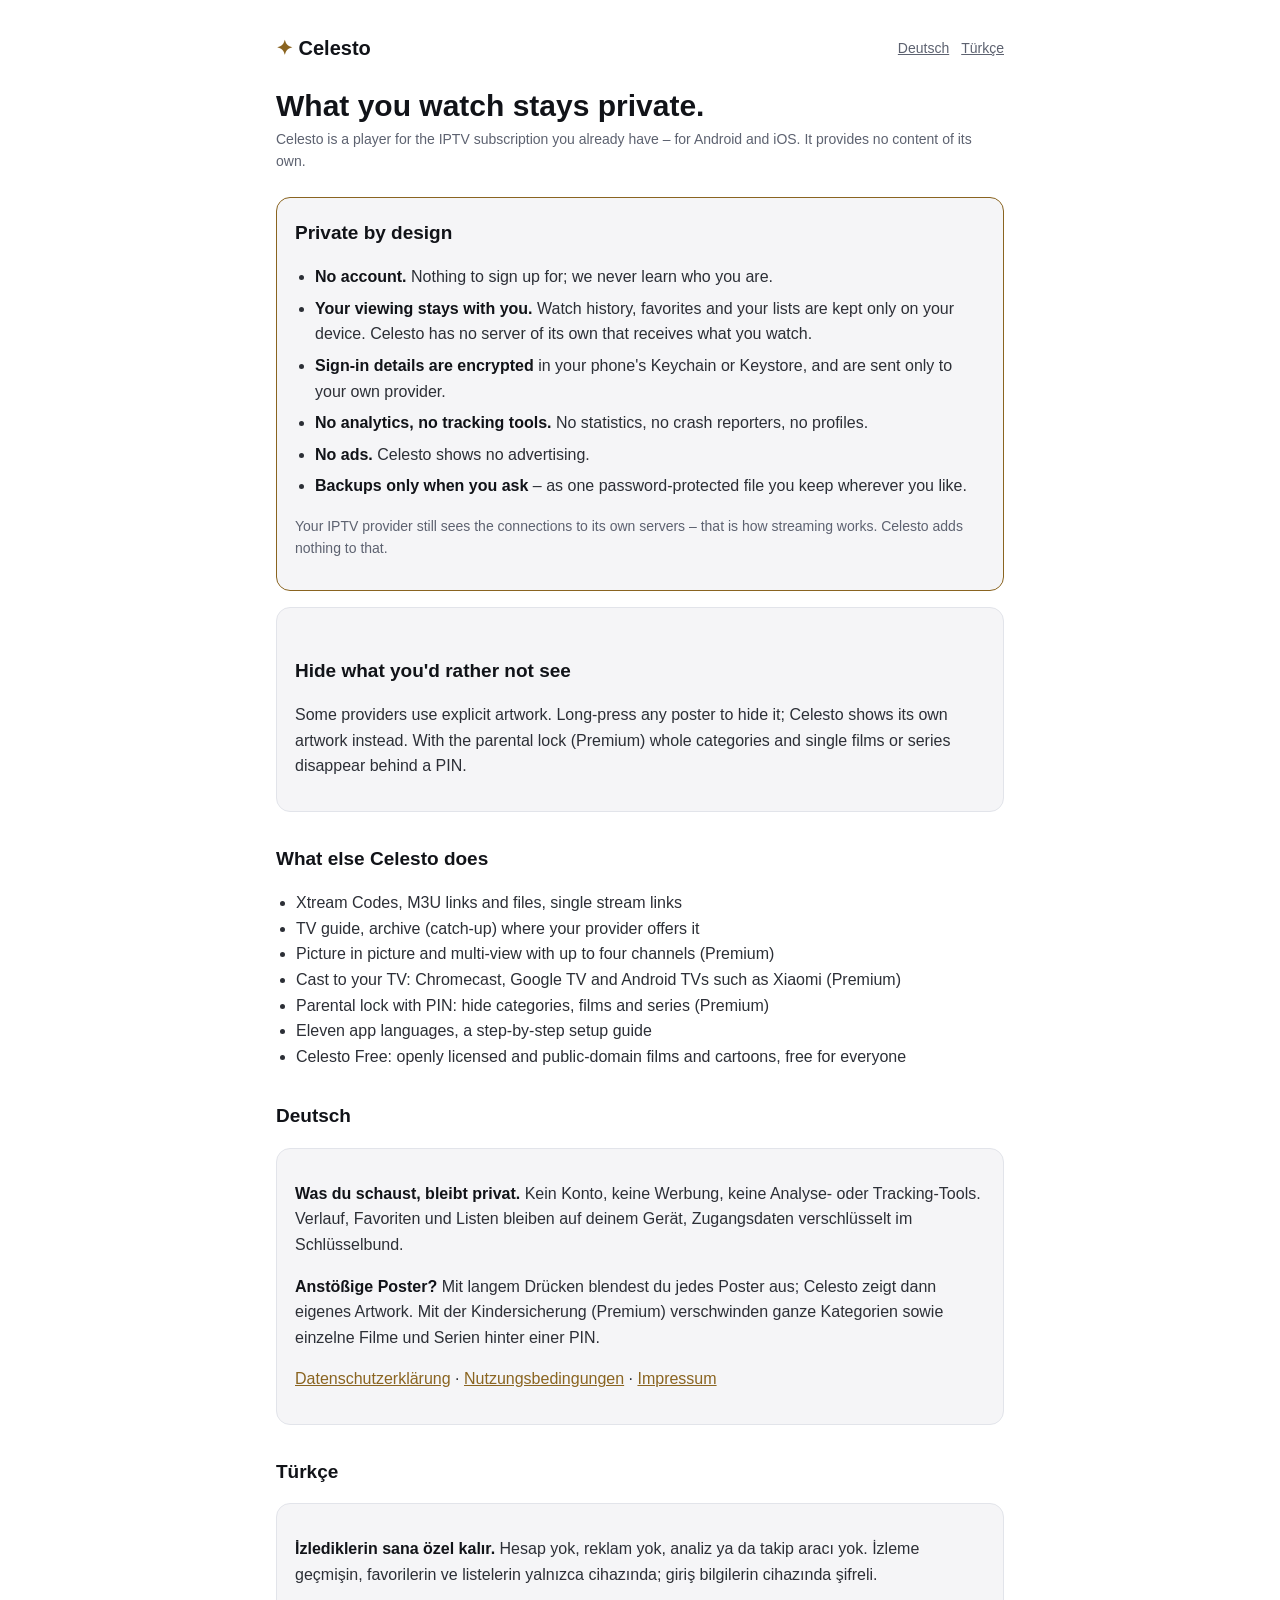
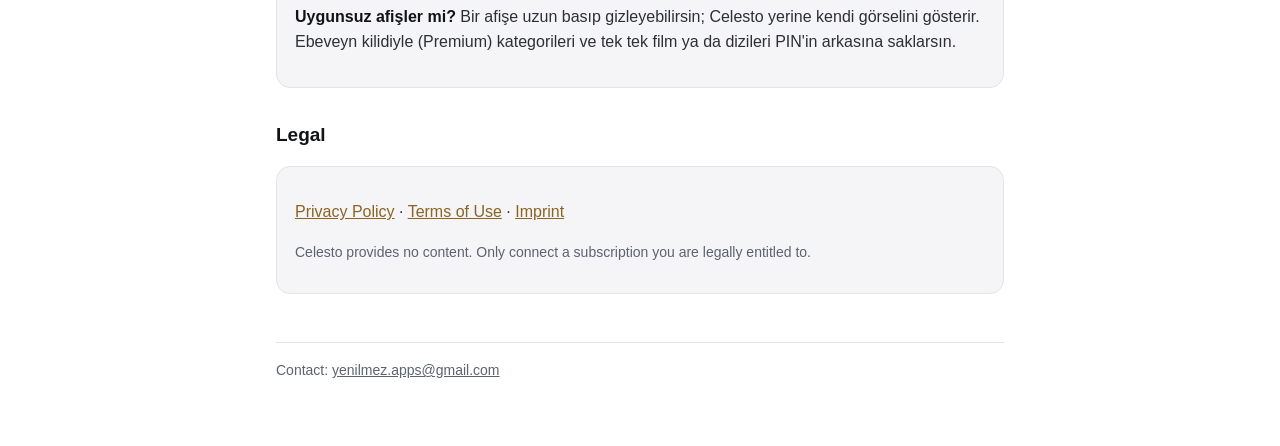
<file: index.html>
<!doctype html>
<html lang="en">
<head>
<meta charset="utf-8">
<meta name="viewport" content="width=device-width, initial-scale=1">
<title>Celesto – IPTV player that keeps what you watch on your phone</title>
<meta name="description" content="Celesto is a privacy-friendly IPTV player for Android and iOS. No account, no tracking of what you watch: your lists, history and sign-in details stay encrypted on your device.">
<link rel="stylesheet" href="style.css">
</head>
<body>
<main>
<header>
  <a class="brand" href="index.html"><span>✦</span> Celesto</a>
  <nav><a href="#deutsch">Deutsch</a><a href="#turkce">Türkçe</a></nav>
</header>

<h1>What you watch stays private.</h1>
<p class="updated">Celesto is a player for the IPTV subscription you already have – for Android and iOS. It provides no content of its own.</p>

<div class="card promise">
  <h2>Private by design</h2>
  <ul>
    <li><strong>No account.</strong> Nothing to sign up for; we never learn who you are.</li>
    <li><strong>Your viewing stays with you.</strong> Watch history, favorites and your lists are kept only on your device. Celesto has no server of its own that receives what you watch.</li>
    <li><strong>Sign-in details are encrypted</strong> in your phone's Keychain or Keystore, and are sent only to your own provider.</li>
    <li><strong>No analytics, no tracking tools.</strong> No statistics, no crash reporters, no profiles.</li>
    <li><strong>No ads.</strong> Celesto shows no advertising.</li>
    <li><strong>Backups only when you ask</strong> – as one password-protected file you keep wherever you like.</li>
  </ul>
  <p class="note">Your IPTV provider still sees the connections to its own servers – that is how streaming works. Celesto adds nothing to that.</p>
</div>

<div class="card">
  <h2>Hide what you'd rather not see</h2>
  <p>Some providers use explicit artwork. Long-press any poster to hide it; Celesto shows its own artwork instead. With the parental lock (Premium) whole categories and single films or series disappear behind a PIN.</p>
</div>

<h2>What else Celesto does</h2>
<ul>
  <li>Xtream Codes, M3U links and files, single stream links</li>
  <li>TV guide, archive (catch-up) where your provider offers it</li>
  <li>Picture in picture and multi-view with up to four channels (Premium)</li>
  <li>Cast to your TV: Chromecast, Google TV and Android TVs such as Xiaomi (Premium)</li>
  <li>Parental lock with PIN: hide categories, films and series (Premium)</li>
  <li>Eleven app languages, a step-by-step setup guide</li>
  <li>Celesto Free: openly licensed and public-domain films and cartoons, free for everyone</li>
</ul>

<h2 id="deutsch">Deutsch</h2>
<div class="card">
  <p><strong>Was du schaust, bleibt privat.</strong> Kein Konto, keine Werbung, keine Analyse- oder Tracking-Tools. Verlauf, Favoriten und Listen bleiben auf deinem Gerät, Zugangsdaten verschlüsselt im Schlüsselbund.</p>
  <p><strong>Anstößige Poster?</strong> Mit langem Drücken blendest du jedes Poster aus; Celesto zeigt dann eigenes Artwork. Mit der Kindersicherung (Premium) verschwinden ganze Kategorien sowie einzelne Filme und Serien hinter einer PIN.</p>
  <p><a href="de/datenschutz.html">Datenschutzerklärung</a> · <a href="de/nutzungsbedingungen.html">Nutzungsbedingungen</a> · <a href="de/impressum.html">Impressum</a></p>
</div>

<h2 id="turkce">Türkçe</h2>
<div class="card">
  <p><strong>İzlediklerin sana özel kalır.</strong> Hesap yok, reklam yok, analiz ya da takip aracı yok. İzleme geçmişin, favorilerin ve listelerin yalnızca cihazında; giriş bilgilerin cihazında şifreli.</p>
  <p><strong>Uygunsuz afişler mi?</strong> Bir afişe uzun basıp gizleyebilirsin; Celesto yerine kendi görselini gösterir. Ebeveyn kilidiyle (Premium) kategorileri ve tek tek film ya da dizileri PIN'in arkasına saklarsın.</p>
</div>

<h2>Legal</h2>
<div class="card">
  <p><a href="en/privacy.html">Privacy Policy</a> · <a href="en/terms.html">Terms of Use</a> · <a href="en/imprint.html">Imprint</a></p>
  <p class="note">Celesto provides no content. Only connect a subscription you are legally entitled to.</p>
</div>

<footer>Contact: <a href="mailto:yenilmez.apps@gmail.com">yenilmez.apps@gmail.com</a></footer>
</main>
</body>
</html>
</file>
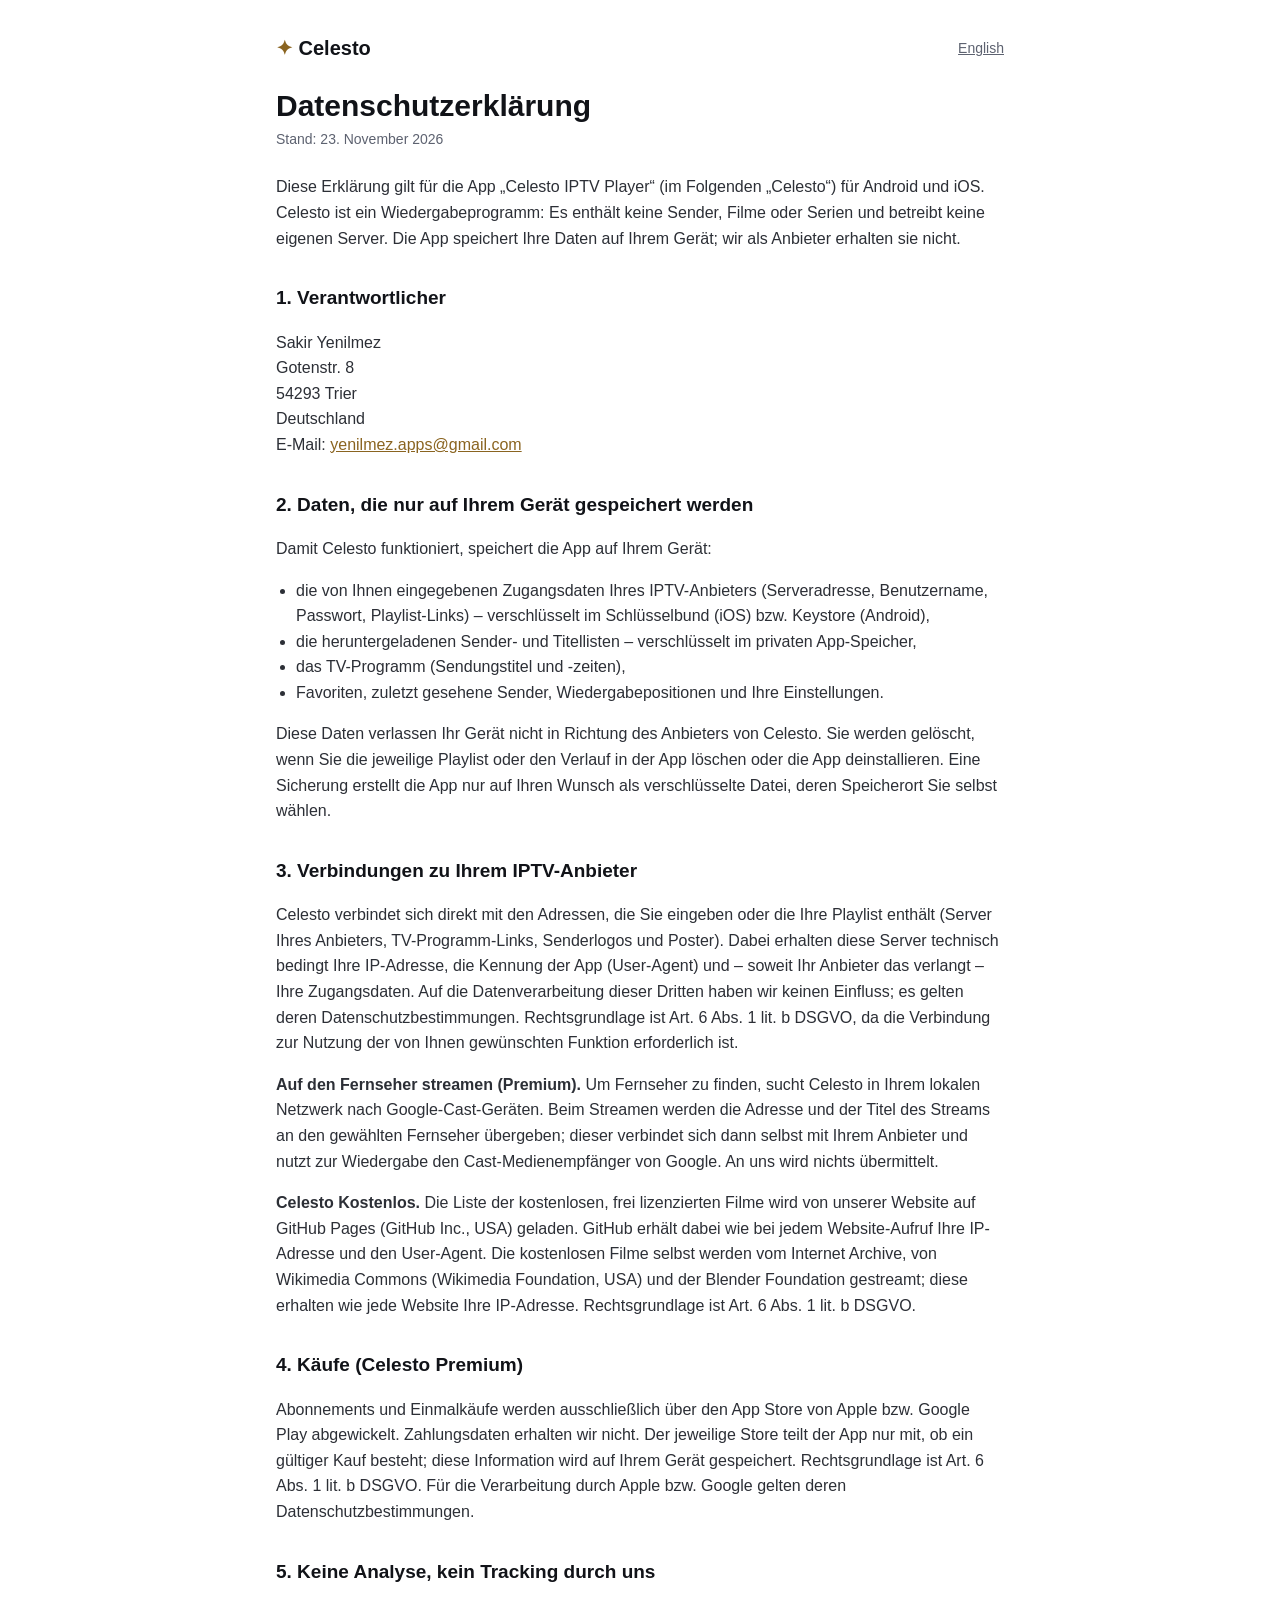
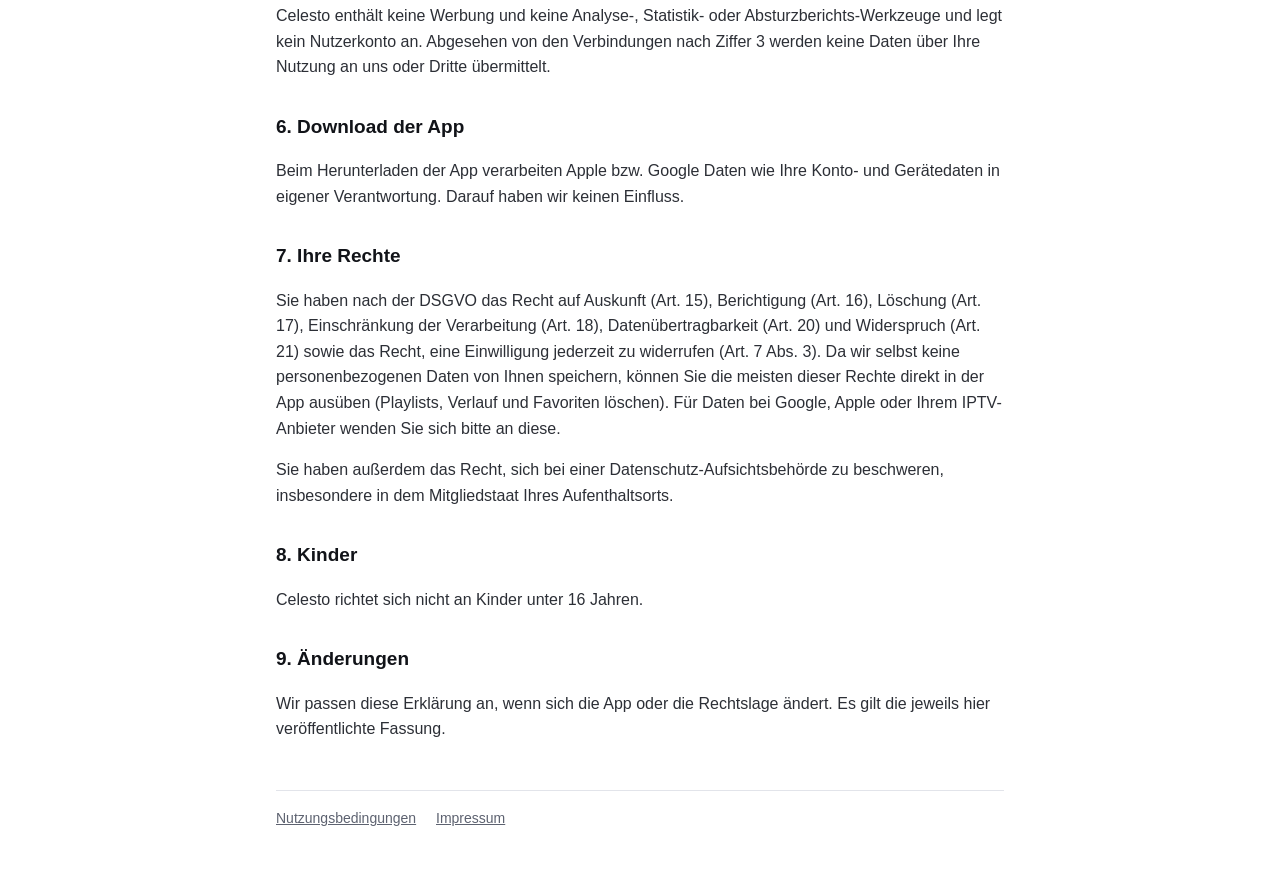
<file: de/datenschutz.html>
<!doctype html>
<html lang="de">
<head>
<meta charset="utf-8">
<meta name="viewport" content="width=device-width, initial-scale=1">
<title>Datenschutzerklärung – Celesto</title>
<link rel="stylesheet" href="../style.css">
</head>
<body>
<main>
<header>
  <a class="brand" href="../index.html"><span>✦</span> Celesto</a>
  <nav><a href="../en/privacy.html" hreflang="en">English</a></nav>
</header>

<h1>Datenschutzerklärung</h1>
<p class="updated">Stand: 23. November 2026</p>

<p>Diese Erklärung gilt für die App „Celesto IPTV Player“ (im Folgenden „Celesto“) für Android und iOS. Celesto ist ein Wiedergabeprogramm: Es enthält keine Sender, Filme oder Serien und betreibt keine eigenen Server. Die App speichert Ihre Daten auf Ihrem Gerät; wir als Anbieter erhalten sie nicht.</p>

<h2>1. Verantwortlicher</h2>
<p>Sakir Yenilmez<br>
Gotenstr. 8<br>
54293 Trier<br>
Deutschland<br>
E-Mail: <a href="mailto:yenilmez.apps@gmail.com">yenilmez.apps@gmail.com</a></p>

<h2>2. Daten, die nur auf Ihrem Gerät gespeichert werden</h2>
<p>Damit Celesto funktioniert, speichert die App auf Ihrem Gerät:</p>
<ul>
  <li>die von Ihnen eingegebenen Zugangsdaten Ihres IPTV-Anbieters (Serveradresse, Benutzername, Passwort, Playlist-Links) – verschlüsselt im Schlüsselbund (iOS) bzw. Keystore (Android),</li>
  <li>die heruntergeladenen Sender- und Titellisten – verschlüsselt im privaten App-Speicher,</li>
  <li>das TV-Programm (Sendungstitel und -zeiten),</li>
  <li>Favoriten, zuletzt gesehene Sender, Wiedergabepositionen und Ihre Einstellungen.</li>
</ul>
<p>Diese Daten verlassen Ihr Gerät nicht in Richtung des Anbieters von Celesto. Sie werden gelöscht, wenn Sie die jeweilige Playlist oder den Verlauf in der App löschen oder die App deinstallieren. Eine Sicherung erstellt die App nur auf Ihren Wunsch als verschlüsselte Datei, deren Speicherort Sie selbst wählen.</p>

<h2>3. Verbindungen zu Ihrem IPTV-Anbieter</h2>
<p>Celesto verbindet sich direkt mit den Adressen, die Sie eingeben oder die Ihre Playlist enthält (Server Ihres Anbieters, TV-Programm-Links, Senderlogos und Poster). Dabei erhalten diese Server technisch bedingt Ihre IP-Adresse, die Kennung der App (User-Agent) und – soweit Ihr Anbieter das verlangt – Ihre Zugangsdaten. Auf die Datenverarbeitung dieser Dritten haben wir keinen Einfluss; es gelten deren Datenschutzbestimmungen. Rechtsgrundlage ist Art. 6 Abs. 1 lit. b DSGVO, da die Verbindung zur Nutzung der von Ihnen gewünschten Funktion erforderlich ist.</p>
<p><strong>Auf den Fernseher streamen (Premium).</strong> Um Fernseher zu finden, sucht Celesto in Ihrem lokalen Netzwerk nach Google-Cast-Geräten. Beim Streamen werden die Adresse und der Titel des Streams an den gewählten Fernseher übergeben; dieser verbindet sich dann selbst mit Ihrem Anbieter und nutzt zur Wiedergabe den Cast-Medienempfänger von Google. An uns wird nichts übermittelt.</p>
<p><strong>Celesto Kostenlos.</strong> Die Liste der kostenlosen, frei lizenzierten Filme wird von unserer Website auf GitHub Pages (GitHub Inc., USA) geladen. GitHub erhält dabei wie bei jedem Website-Aufruf Ihre IP-Adresse und den User-Agent. Die kostenlosen Filme selbst werden vom Internet Archive, von Wikimedia Commons (Wikimedia Foundation, USA) und der Blender Foundation gestreamt; diese erhalten wie jede Website Ihre IP-Adresse. Rechtsgrundlage ist Art. 6 Abs. 1 lit. b DSGVO.</p>

<h2>4. Käufe (Celesto Premium)</h2>
<p>Abonnements und Einmalkäufe werden ausschließlich über den App Store von Apple bzw. Google Play abgewickelt. Zahlungsdaten erhalten wir nicht. Der jeweilige Store teilt der App nur mit, ob ein gültiger Kauf besteht; diese Information wird auf Ihrem Gerät gespeichert. Rechtsgrundlage ist Art. 6 Abs. 1 lit. b DSGVO. Für die Verarbeitung durch Apple bzw. Google gelten deren Datenschutzbestimmungen.</p>

<h2>5. Keine Analyse, kein Tracking durch uns</h2>
<p>Celesto enthält keine Werbung und keine Analyse-, Statistik- oder Absturzberichts-Werkzeuge und legt kein Nutzerkonto an. Abgesehen von den Verbindungen nach Ziffer 3 werden keine Daten über Ihre Nutzung an uns oder Dritte übermittelt.</p>

<h2>6. Download der App</h2>
<p>Beim Herunterladen der App verarbeiten Apple bzw. Google Daten wie Ihre Konto- und Gerätedaten in eigener Verantwortung. Darauf haben wir keinen Einfluss.</p>

<h2>7. Ihre Rechte</h2>
<p>Sie haben nach der DSGVO das Recht auf Auskunft (Art. 15), Berichtigung (Art. 16), Löschung (Art. 17), Einschränkung der Verarbeitung (Art. 18), Datenübertragbarkeit (Art. 20) und Widerspruch (Art. 21) sowie das Recht, eine Einwilligung jederzeit zu widerrufen (Art. 7 Abs. 3). Da wir selbst keine personenbezogenen Daten von Ihnen speichern, können Sie die meisten dieser Rechte direkt in der App ausüben (Playlists, Verlauf und Favoriten löschen). Für Daten bei Google, Apple oder Ihrem IPTV-Anbieter wenden Sie sich bitte an diese.</p>
<p>Sie haben außerdem das Recht, sich bei einer Datenschutz-Aufsichtsbehörde zu beschweren, insbesondere in dem Mitgliedstaat Ihres Aufenthaltsorts.</p>

<h2>8. Kinder</h2>
<p>Celesto richtet sich nicht an Kinder unter 16 Jahren.</p>

<h2>9. Änderungen</h2>
<p>Wir passen diese Erklärung an, wenn sich die App oder die Rechtslage ändert. Es gilt die jeweils hier veröffentlichte Fassung.</p>

<footer>
  <a href="nutzungsbedingungen.html">Nutzungsbedingungen</a>
  <a href="impressum.html">Impressum</a>
</footer>
</main>
</body>
</html>
</file>
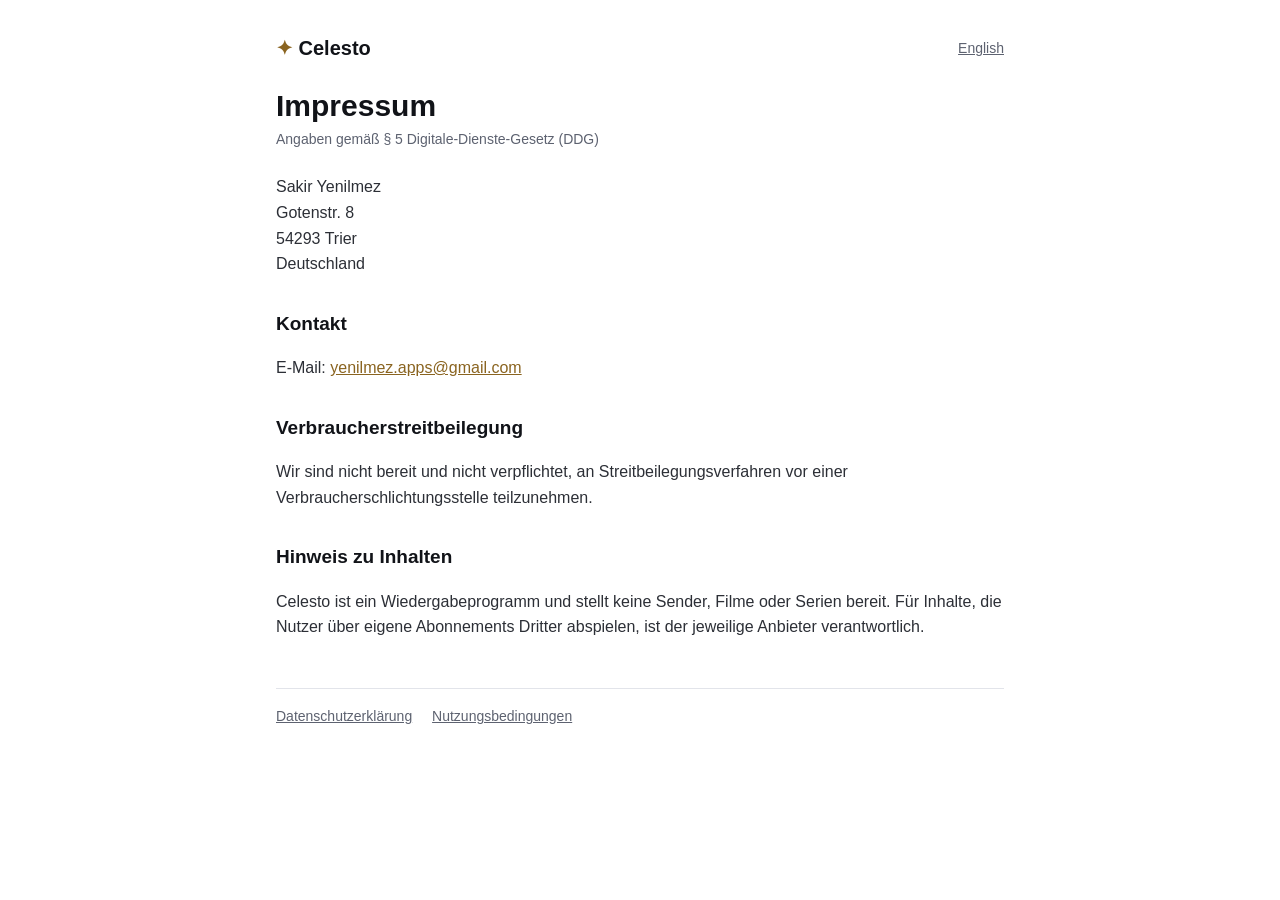
<file: de/impressum.html>
<!doctype html>
<html lang="de">
<head>
<meta charset="utf-8">
<meta name="viewport" content="width=device-width, initial-scale=1">
<title>Impressum – Celesto</title>
<link rel="stylesheet" href="../style.css">
</head>
<body>
<main>
<header>
  <a class="brand" href="../index.html"><span>✦</span> Celesto</a>
  <nav><a href="../en/imprint.html" hreflang="en">English</a></nav>
</header>

<h1>Impressum</h1>
<p class="updated">Angaben gemäß § 5 Digitale-Dienste-Gesetz (DDG)</p>

<p>Sakir Yenilmez<br>
Gotenstr. 8<br>
54293 Trier<br>
Deutschland</p>

<h2>Kontakt</h2>
<p>E-Mail: <a href="mailto:yenilmez.apps@gmail.com">yenilmez.apps@gmail.com</a></p>

<h2>Verbraucherstreitbeilegung</h2>
<p>Wir sind nicht bereit und nicht verpflichtet, an Streitbeilegungsverfahren vor einer Verbraucherschlichtungsstelle teilzunehmen.</p>

<h2>Hinweis zu Inhalten</h2>
<p>Celesto ist ein Wiedergabeprogramm und stellt keine Sender, Filme oder Serien bereit. Für Inhalte, die Nutzer über eigene Abonnements Dritter abspielen, ist der jeweilige Anbieter verantwortlich.</p>

<footer>
  <a href="datenschutz.html">Datenschutzerklärung</a>
  <a href="nutzungsbedingungen.html">Nutzungsbedingungen</a>
</footer>
</main>
</body>
</html>
</file>
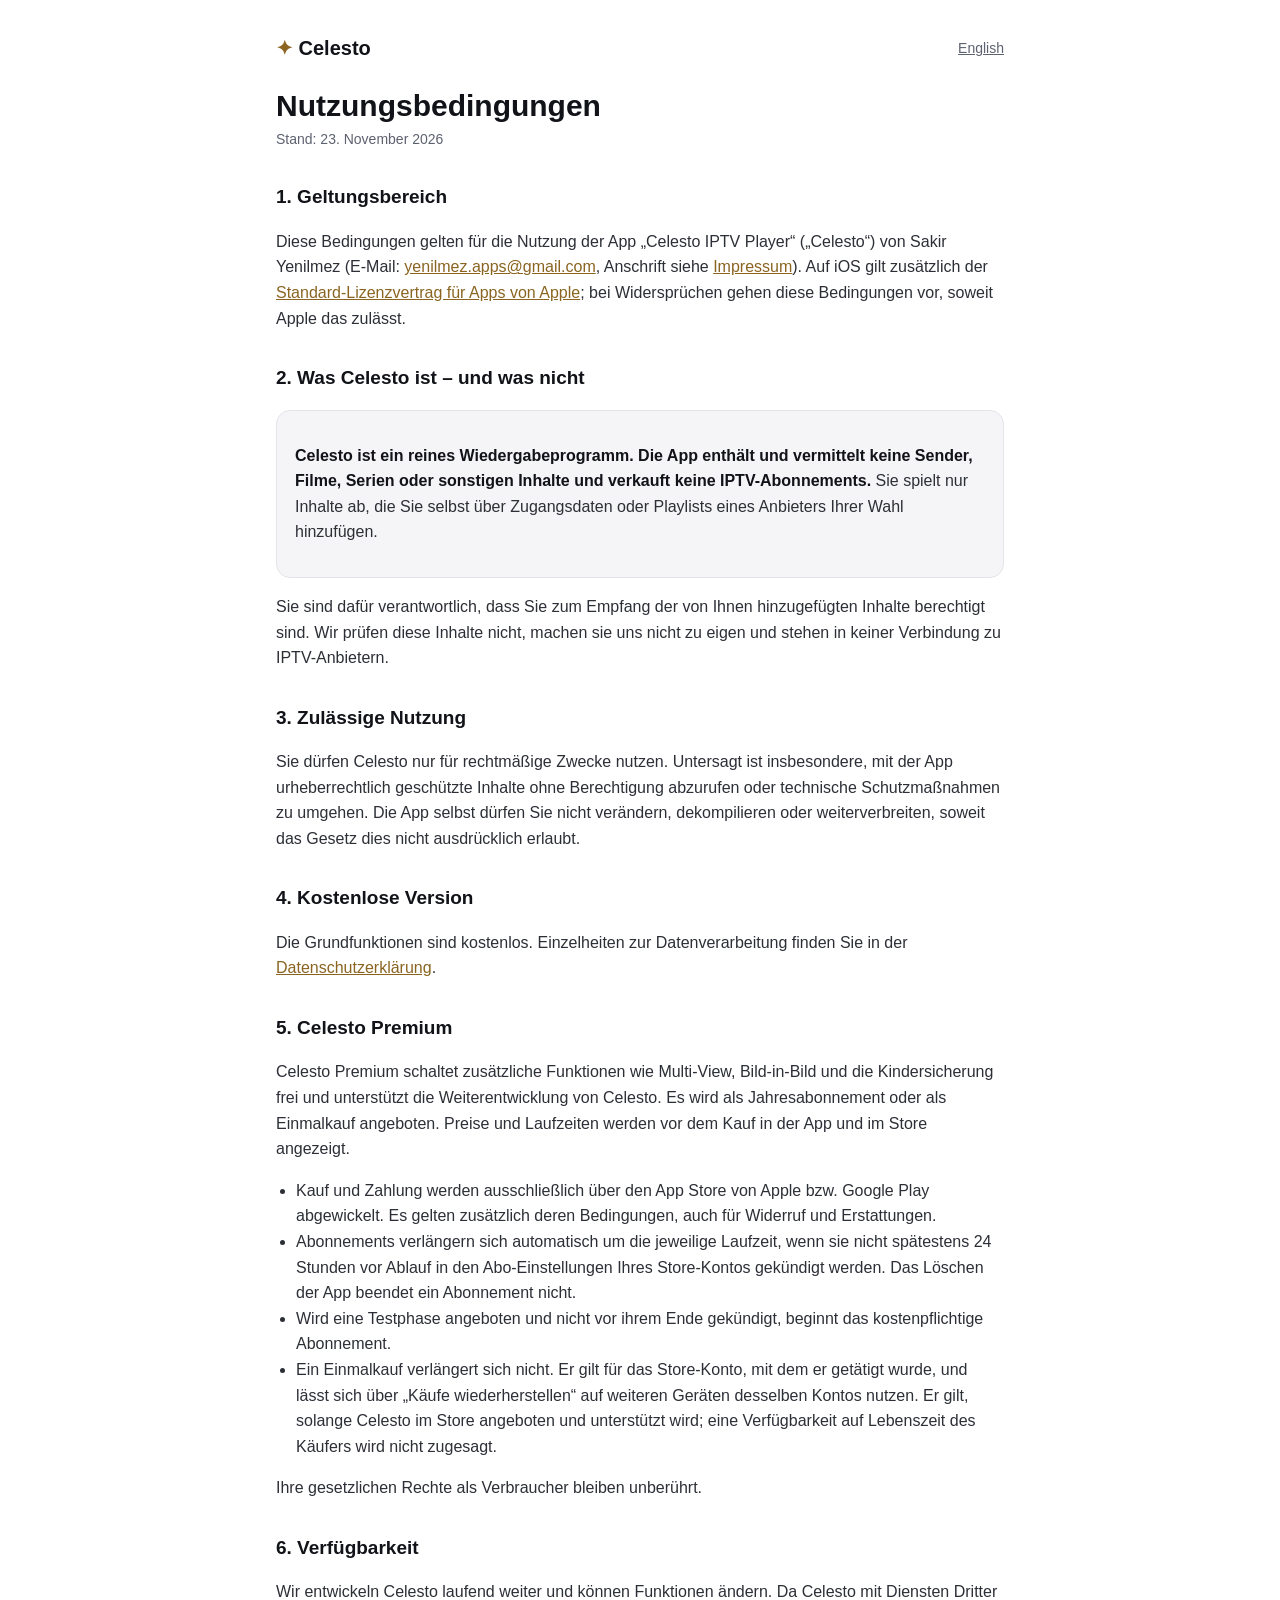
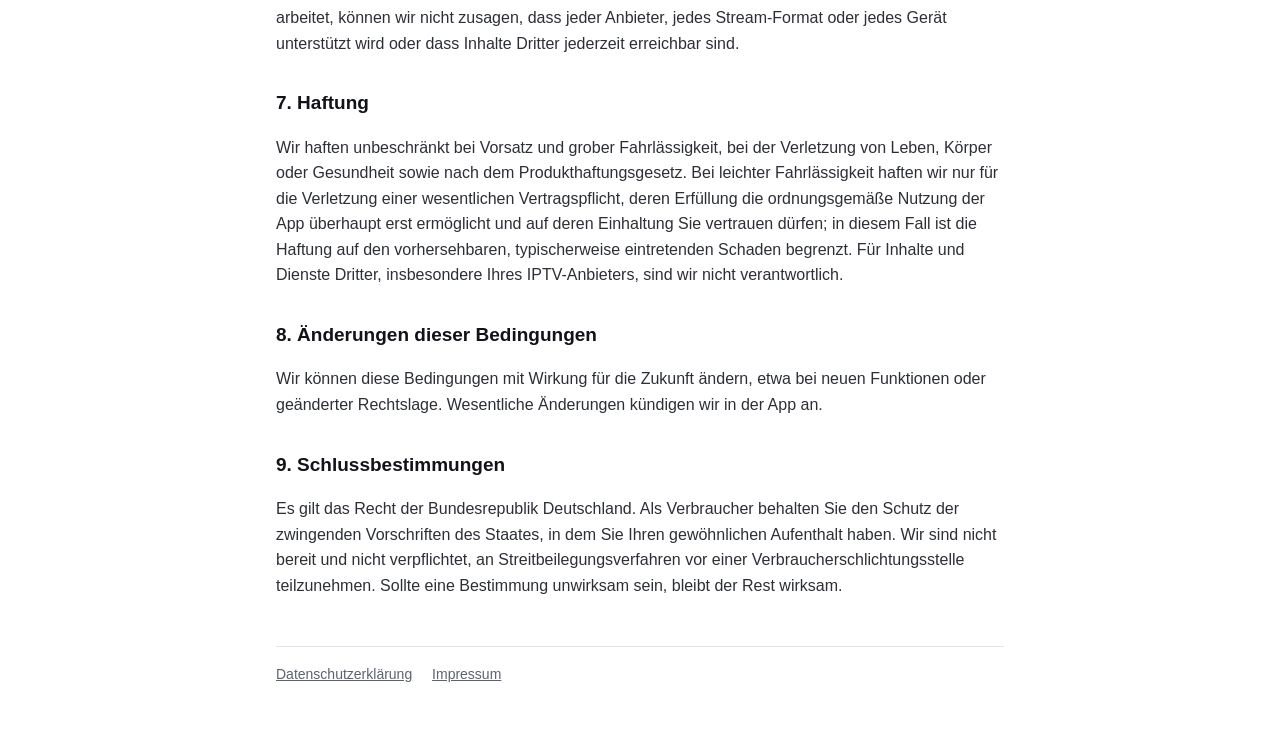
<file: de/nutzungsbedingungen.html>
<!doctype html>
<html lang="de">
<head>
<meta charset="utf-8">
<meta name="viewport" content="width=device-width, initial-scale=1">
<title>Nutzungsbedingungen – Celesto</title>
<link rel="stylesheet" href="../style.css">
</head>
<body>
<main>
<header>
  <a class="brand" href="../index.html"><span>✦</span> Celesto</a>
  <nav><a href="../en/terms.html" hreflang="en">English</a></nav>
</header>

<h1>Nutzungsbedingungen</h1>
<p class="updated">Stand: 23. November 2026</p>

<h2>1. Geltungsbereich</h2>
<p>Diese Bedingungen gelten für die Nutzung der App „Celesto IPTV Player“ („Celesto“) von Sakir Yenilmez (E-Mail: <a href="mailto:yenilmez.apps@gmail.com">yenilmez.apps@gmail.com</a>, Anschrift siehe <a href="impressum.html">Impressum</a>). Auf iOS gilt zusätzlich der <a href="https://www.apple.com/legal/internet-services/itunes/dev/stdeula/">Standard-Lizenzvertrag für Apps von Apple</a>; bei Widersprüchen gehen diese Bedingungen vor, soweit Apple das zulässt.</p>

<h2>2. Was Celesto ist – und was nicht</h2>
<div class="card">
<p><strong>Celesto ist ein reines Wiedergabeprogramm. Die App enthält und vermittelt keine Sender, Filme, Serien oder sonstigen Inhalte und verkauft keine IPTV-Abonnements.</strong> Sie spielt nur Inhalte ab, die Sie selbst über Zugangsdaten oder Playlists eines Anbieters Ihrer Wahl hinzufügen.</p>
</div>
<p>Sie sind dafür verantwortlich, dass Sie zum Empfang der von Ihnen hinzugefügten Inhalte berechtigt sind. Wir prüfen diese Inhalte nicht, machen sie uns nicht zu eigen und stehen in keiner Verbindung zu IPTV-Anbietern.</p>

<h2>3. Zulässige Nutzung</h2>
<p>Sie dürfen Celesto nur für rechtmäßige Zwecke nutzen. Untersagt ist insbesondere, mit der App urheberrechtlich geschützte Inhalte ohne Berechtigung abzurufen oder technische Schutzmaßnahmen zu umgehen. Die App selbst dürfen Sie nicht verändern, dekompilieren oder weiterverbreiten, soweit das Gesetz dies nicht ausdrücklich erlaubt.</p>

<h2>4. Kostenlose Version</h2>
<p>Die Grundfunktionen sind kostenlos. Einzelheiten zur Datenverarbeitung finden Sie in der <a href="datenschutz.html">Datenschutzerklärung</a>.</p>

<h2>5. Celesto Premium</h2>
<p>Celesto Premium schaltet zusätzliche Funktionen wie Multi-View, Bild-in-Bild und die Kindersicherung frei und unterstützt die Weiterentwicklung von Celesto. Es wird als Jahresabonnement oder als Einmalkauf angeboten. Preise und Laufzeiten werden vor dem Kauf in der App und im Store angezeigt.</p>
<ul>
  <li>Kauf und Zahlung werden ausschließlich über den App Store von Apple bzw. Google Play abgewickelt. Es gelten zusätzlich deren Bedingungen, auch für Widerruf und Erstattungen.</li>
  <li>Abonnements verlängern sich automatisch um die jeweilige Laufzeit, wenn sie nicht spätestens 24 Stunden vor Ablauf in den Abo-Einstellungen Ihres Store-Kontos gekündigt werden. Das Löschen der App beendet ein Abonnement nicht.</li>
  <li>Wird eine Testphase angeboten und nicht vor ihrem Ende gekündigt, beginnt das kostenpflichtige Abonnement.</li>
  <li>Ein Einmalkauf verlängert sich nicht. Er gilt für das Store-Konto, mit dem er getätigt wurde, und lässt sich über „Käufe wiederherstellen“ auf weiteren Geräten desselben Kontos nutzen. Er gilt, solange Celesto im Store angeboten und unterstützt wird; eine Verfügbarkeit auf Lebenszeit des Käufers wird nicht zugesagt.</li>
</ul>
<p>Ihre gesetzlichen Rechte als Verbraucher bleiben unberührt.</p>

<h2>6. Verfügbarkeit</h2>
<p>Wir entwickeln Celesto laufend weiter und können Funktionen ändern. Da Celesto mit Diensten Dritter arbeitet, können wir nicht zusagen, dass jeder Anbieter, jedes Stream-Format oder jedes Gerät unterstützt wird oder dass Inhalte Dritter jederzeit erreichbar sind.</p>

<h2>7. Haftung</h2>
<p>Wir haften unbeschränkt bei Vorsatz und grober Fahrlässigkeit, bei der Verletzung von Leben, Körper oder Gesundheit sowie nach dem Produkthaftungsgesetz. Bei leichter Fahrlässigkeit haften wir nur für die Verletzung einer wesentlichen Vertragspflicht, deren Erfüllung die ordnungsgemäße Nutzung der App überhaupt erst ermöglicht und auf deren Einhaltung Sie vertrauen dürfen; in diesem Fall ist die Haftung auf den vorhersehbaren, typischerweise eintretenden Schaden begrenzt. Für Inhalte und Dienste Dritter, insbesondere Ihres IPTV-Anbieters, sind wir nicht verantwortlich.</p>

<h2>8. Änderungen dieser Bedingungen</h2>
<p>Wir können diese Bedingungen mit Wirkung für die Zukunft ändern, etwa bei neuen Funktionen oder geänderter Rechtslage. Wesentliche Änderungen kündigen wir in der App an.</p>

<h2>9. Schlussbestimmungen</h2>
<p>Es gilt das Recht der Bundesrepublik Deutschland. Als Verbraucher behalten Sie den Schutz der zwingenden Vorschriften des Staates, in dem Sie Ihren gewöhnlichen Aufenthalt haben. Wir sind nicht bereit und nicht verpflichtet, an Streitbeilegungsverfahren vor einer Verbraucherschlichtungsstelle teilzunehmen. Sollte eine Bestimmung unwirksam sein, bleibt der Rest wirksam.</p>

<footer>
  <a href="datenschutz.html">Datenschutzerklärung</a>
  <a href="impressum.html">Impressum</a>
</footer>
</main>
</body>
</html>
</file>
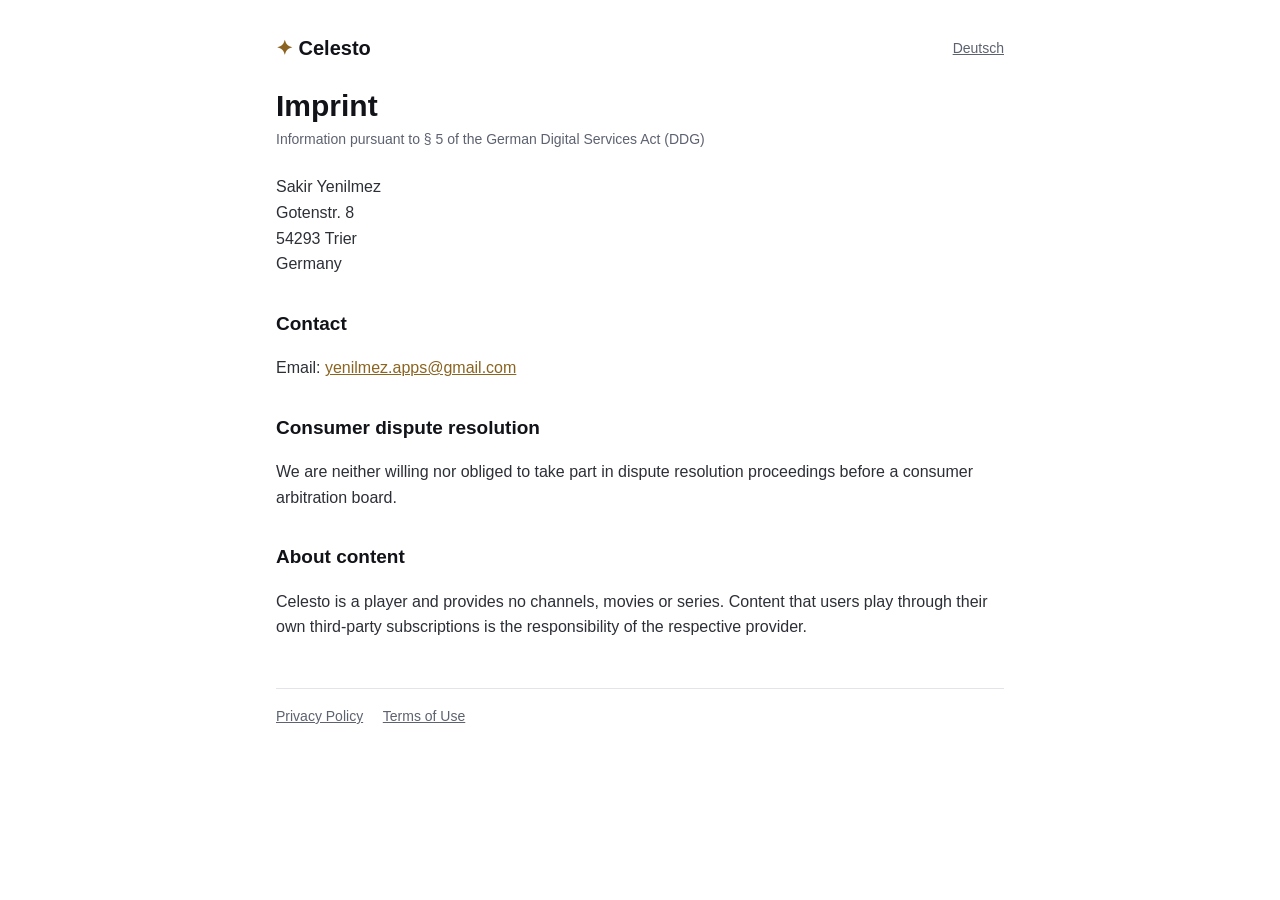
<file: en/imprint.html>
<!doctype html>
<html lang="en">
<head>
<meta charset="utf-8">
<meta name="viewport" content="width=device-width, initial-scale=1">
<title>Imprint – Celesto</title>
<link rel="stylesheet" href="../style.css">
</head>
<body>
<main>
<header>
  <a class="brand" href="../index.html"><span>✦</span> Celesto</a>
  <nav><a href="../de/impressum.html" hreflang="de">Deutsch</a></nav>
</header>

<h1>Imprint</h1>
<p class="updated">Information pursuant to § 5 of the German Digital Services Act (DDG)</p>

<p>Sakir Yenilmez<br>
Gotenstr. 8<br>
54293 Trier<br>
Germany</p>

<h2>Contact</h2>
<p>Email: <a href="mailto:yenilmez.apps@gmail.com">yenilmez.apps@gmail.com</a></p>

<h2>Consumer dispute resolution</h2>
<p>We are neither willing nor obliged to take part in dispute resolution proceedings before a consumer arbitration board.</p>

<h2>About content</h2>
<p>Celesto is a player and provides no channels, movies or series. Content that users play through their own third-party subscriptions is the responsibility of the respective provider.</p>

<footer>
  <a href="privacy.html">Privacy Policy</a>
  <a href="terms.html">Terms of Use</a>
</footer>
</main>
</body>
</html>
</file>
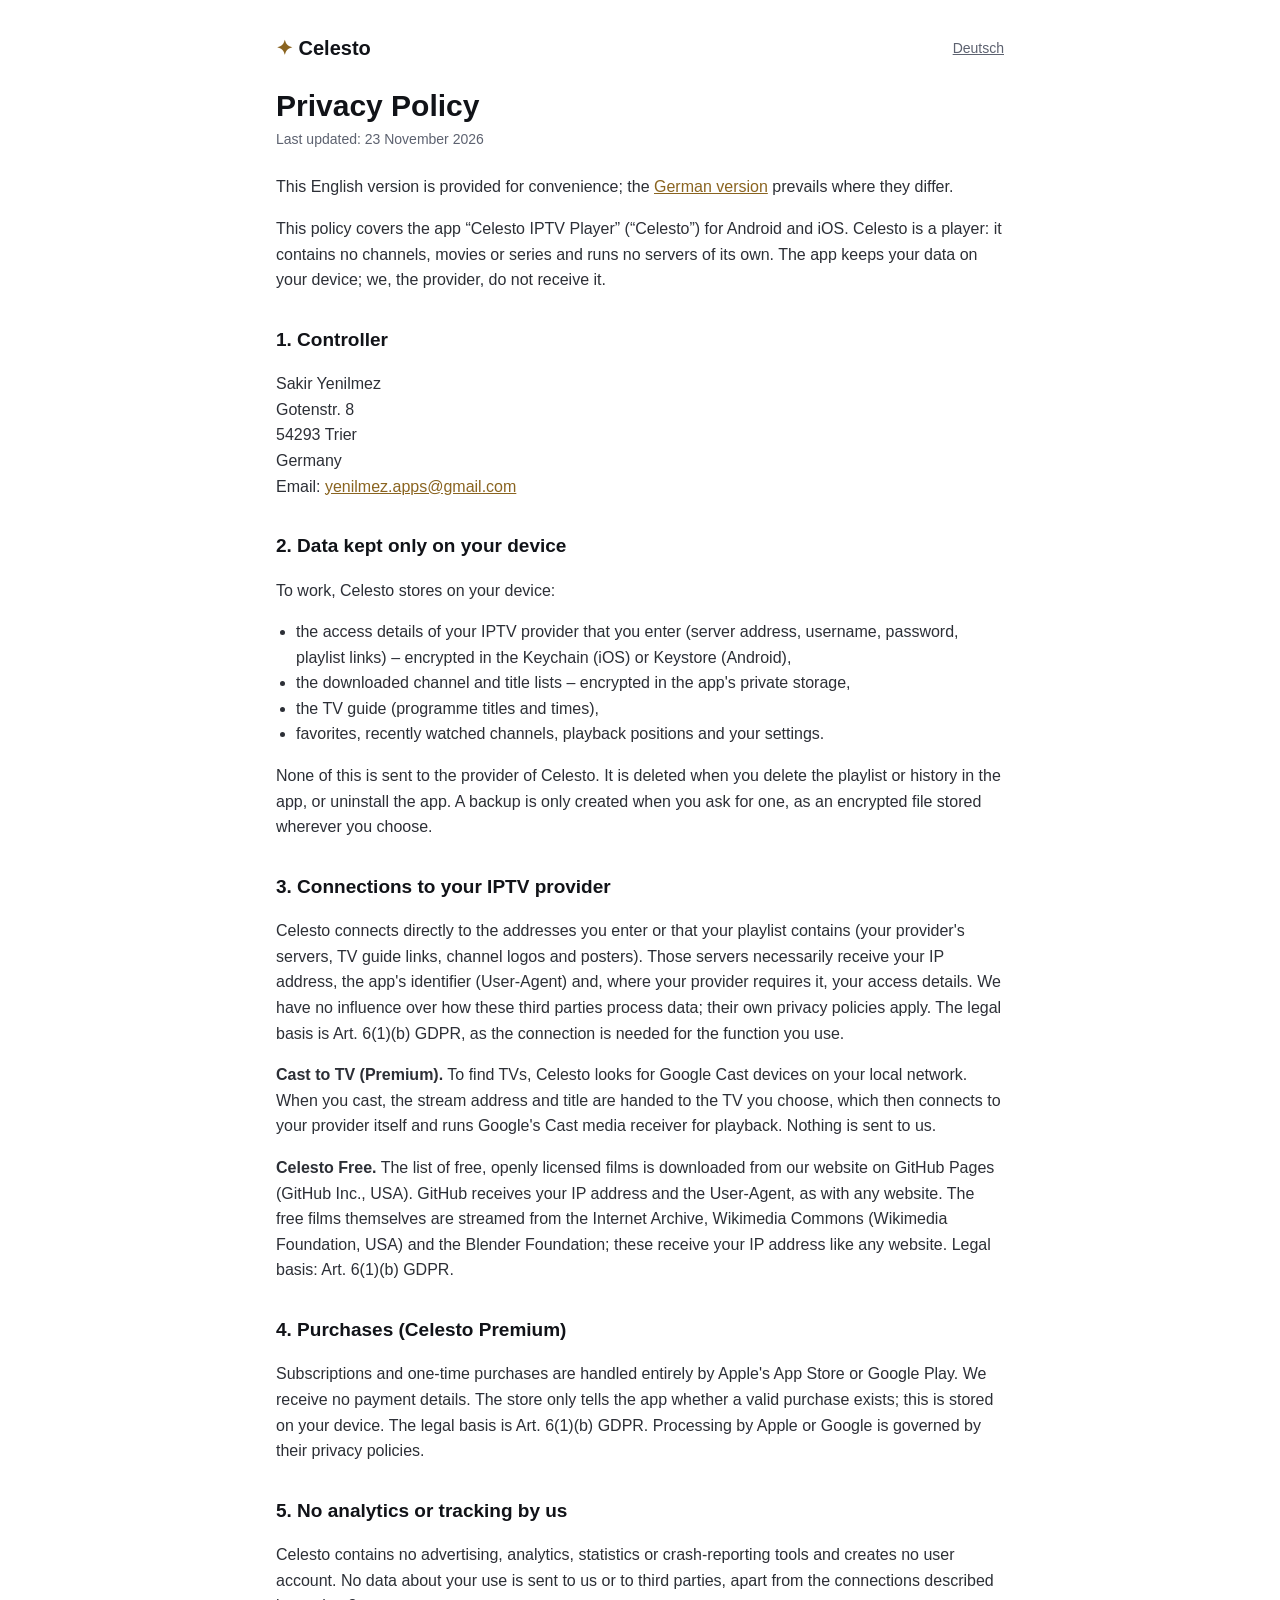
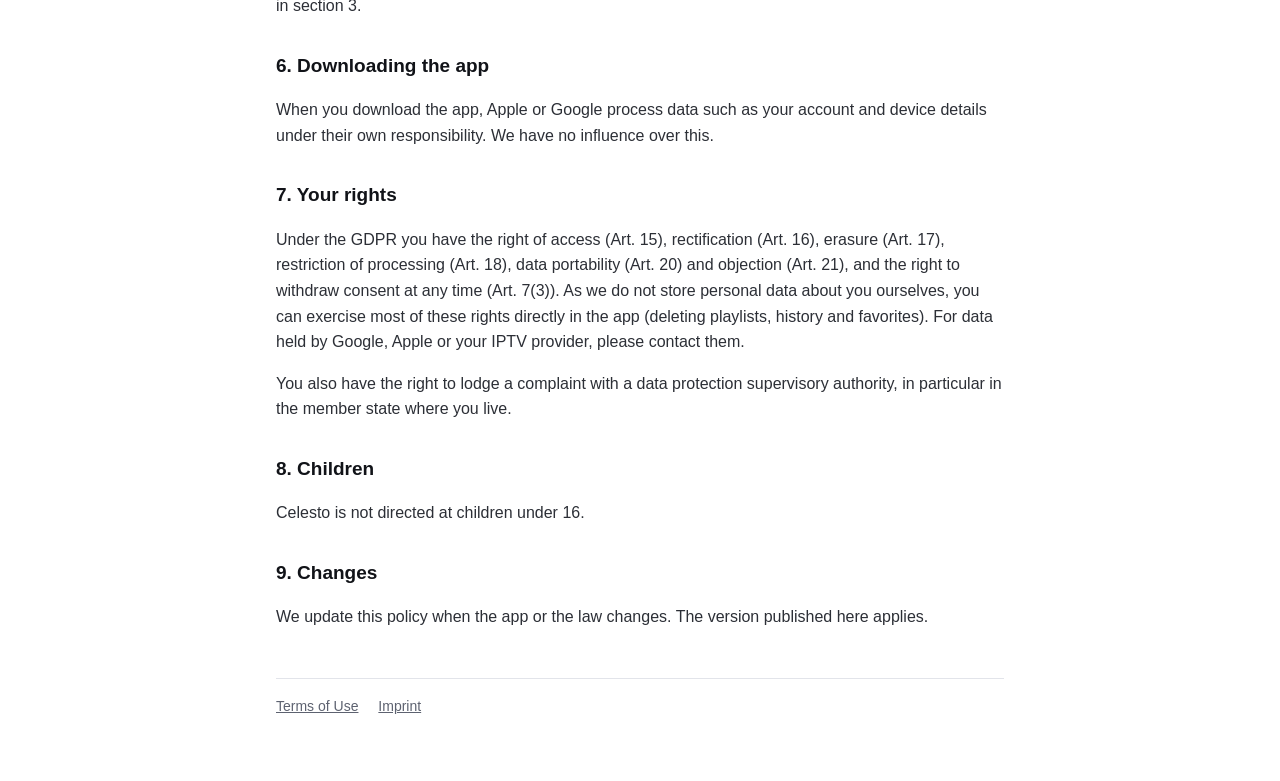
<file: en/privacy.html>
<!doctype html>
<html lang="en">
<head>
<meta charset="utf-8">
<meta name="viewport" content="width=device-width, initial-scale=1">
<title>Privacy Policy – Celesto</title>
<link rel="stylesheet" href="../style.css">
</head>
<body>
<main>
<header>
  <a class="brand" href="../index.html"><span>✦</span> Celesto</a>
  <nav><a href="../de/datenschutz.html" hreflang="de">Deutsch</a></nav>
</header>

<h1>Privacy Policy</h1>
<p class="updated">Last updated: 23 November 2026</p>
<p>This English version is provided for convenience; the <a href="../de/datenschutz.html">German version</a> prevails where they differ.</p>

<p>This policy covers the app “Celesto IPTV Player” (“Celesto”) for Android and iOS. Celesto is a player: it contains no channels, movies or series and runs no servers of its own. The app keeps your data on your device; we, the provider, do not receive it.</p>

<h2>1. Controller</h2>
<p>Sakir Yenilmez<br>
Gotenstr. 8<br>
54293 Trier<br>
Germany<br>
Email: <a href="mailto:yenilmez.apps@gmail.com">yenilmez.apps@gmail.com</a></p>

<h2>2. Data kept only on your device</h2>
<p>To work, Celesto stores on your device:</p>
<ul>
  <li>the access details of your IPTV provider that you enter (server address, username, password, playlist links) – encrypted in the Keychain (iOS) or Keystore (Android),</li>
  <li>the downloaded channel and title lists – encrypted in the app's private storage,</li>
  <li>the TV guide (programme titles and times),</li>
  <li>favorites, recently watched channels, playback positions and your settings.</li>
</ul>
<p>None of this is sent to the provider of Celesto. It is deleted when you delete the playlist or history in the app, or uninstall the app. A backup is only created when you ask for one, as an encrypted file stored wherever you choose.</p>

<h2>3. Connections to your IPTV provider</h2>
<p>Celesto connects directly to the addresses you enter or that your playlist contains (your provider's servers, TV guide links, channel logos and posters). Those servers necessarily receive your IP address, the app's identifier (User-Agent) and, where your provider requires it, your access details. We have no influence over how these third parties process data; their own privacy policies apply. The legal basis is Art. 6(1)(b) GDPR, as the connection is needed for the function you use.</p>
<p><strong>Cast to TV (Premium).</strong> To find TVs, Celesto looks for Google Cast devices on your local network. When you cast, the stream address and title are handed to the TV you choose, which then connects to your provider itself and runs Google's Cast media receiver for playback. Nothing is sent to us.</p>
<p><strong>Celesto Free.</strong> The list of free, openly licensed films is downloaded from our website on GitHub Pages (GitHub Inc., USA). GitHub receives your IP address and the User-Agent, as with any website. The free films themselves are streamed from the Internet Archive, Wikimedia Commons (Wikimedia Foundation, USA) and the Blender Foundation; these receive your IP address like any website. Legal basis: Art. 6(1)(b) GDPR.</p>

<h2>4. Purchases (Celesto Premium)</h2>
<p>Subscriptions and one-time purchases are handled entirely by Apple's App Store or Google Play. We receive no payment details. The store only tells the app whether a valid purchase exists; this is stored on your device. The legal basis is Art. 6(1)(b) GDPR. Processing by Apple or Google is governed by their privacy policies.</p>

<h2>5. No analytics or tracking by us</h2>
<p>Celesto contains no advertising, analytics, statistics or crash-reporting tools and creates no user account. No data about your use is sent to us or to third parties, apart from the connections described in section 3.</p>

<h2>6. Downloading the app</h2>
<p>When you download the app, Apple or Google process data such as your account and device details under their own responsibility. We have no influence over this.</p>

<h2>7. Your rights</h2>
<p>Under the GDPR you have the right of access (Art. 15), rectification (Art. 16), erasure (Art. 17), restriction of processing (Art. 18), data portability (Art. 20) and objection (Art. 21), and the right to withdraw consent at any time (Art. 7(3)). As we do not store personal data about you ourselves, you can exercise most of these rights directly in the app (deleting playlists, history and favorites). For data held by Google, Apple or your IPTV provider, please contact them.</p>
<p>You also have the right to lodge a complaint with a data protection supervisory authority, in particular in the member state where you live.</p>

<h2>8. Children</h2>
<p>Celesto is not directed at children under 16.</p>

<h2>9. Changes</h2>
<p>We update this policy when the app or the law changes. The version published here applies.</p>

<footer>
  <a href="terms.html">Terms of Use</a>
  <a href="imprint.html">Imprint</a>
</footer>
</main>
</body>
</html>
</file>
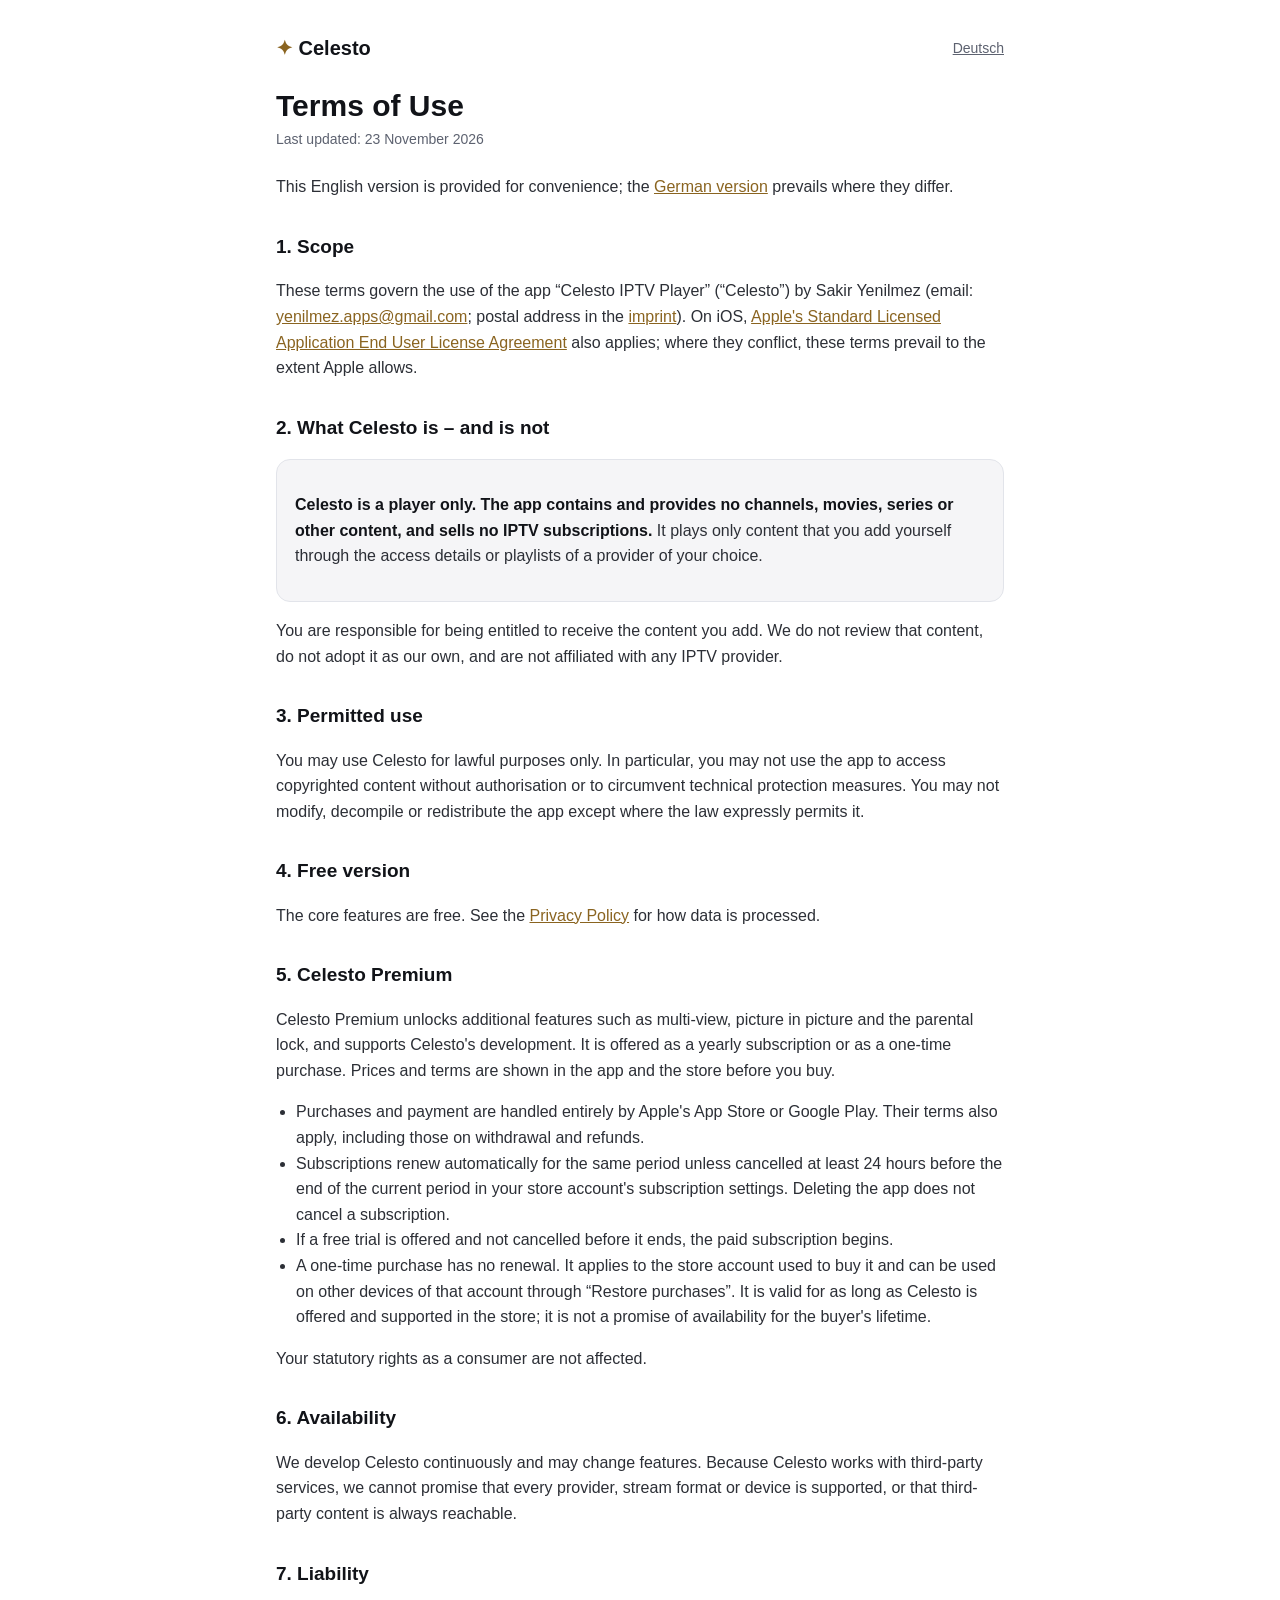
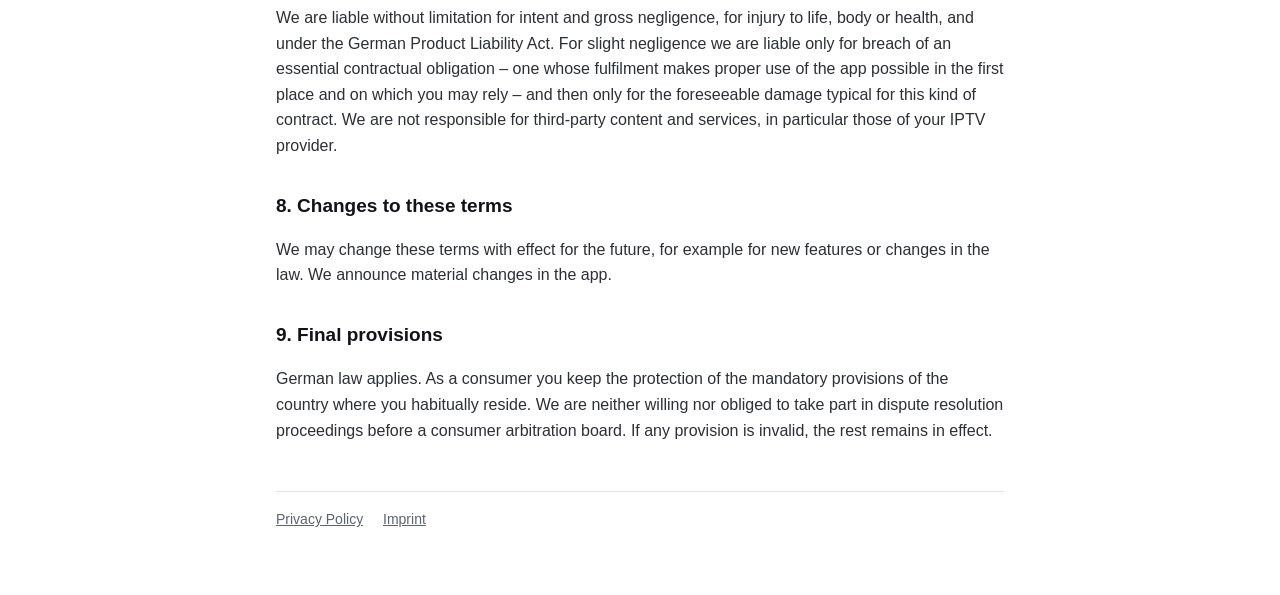
<file: en/terms.html>
<!doctype html>
<html lang="en">
<head>
<meta charset="utf-8">
<meta name="viewport" content="width=device-width, initial-scale=1">
<title>Terms of Use – Celesto</title>
<link rel="stylesheet" href="../style.css">
</head>
<body>
<main>
<header>
  <a class="brand" href="../index.html"><span>✦</span> Celesto</a>
  <nav><a href="../de/nutzungsbedingungen.html" hreflang="de">Deutsch</a></nav>
</header>

<h1>Terms of Use</h1>
<p class="updated">Last updated: 23 November 2026</p>
<p>This English version is provided for convenience; the <a href="../de/nutzungsbedingungen.html">German version</a> prevails where they differ.</p>

<h2>1. Scope</h2>
<p>These terms govern the use of the app “Celesto IPTV Player” (“Celesto”) by Sakir Yenilmez (email: <a href="mailto:yenilmez.apps@gmail.com">yenilmez.apps@gmail.com</a>; postal address in the <a href="imprint.html">imprint</a>). On iOS, <a href="https://www.apple.com/legal/internet-services/itunes/dev/stdeula/">Apple's Standard Licensed Application End User License Agreement</a> also applies; where they conflict, these terms prevail to the extent Apple allows.</p>

<h2>2. What Celesto is – and is not</h2>
<div class="card">
<p><strong>Celesto is a player only. The app contains and provides no channels, movies, series or other content, and sells no IPTV subscriptions.</strong> It plays only content that you add yourself through the access details or playlists of a provider of your choice.</p>
</div>
<p>You are responsible for being entitled to receive the content you add. We do not review that content, do not adopt it as our own, and are not affiliated with any IPTV provider.</p>

<h2>3. Permitted use</h2>
<p>You may use Celesto for lawful purposes only. In particular, you may not use the app to access copyrighted content without authorisation or to circumvent technical protection measures. You may not modify, decompile or redistribute the app except where the law expressly permits it.</p>

<h2>4. Free version</h2>
<p>The core features are free. See the <a href="privacy.html">Privacy Policy</a> for how data is processed.</p>

<h2>5. Celesto Premium</h2>
<p>Celesto Premium unlocks additional features such as multi-view, picture in picture and the parental lock, and supports Celesto's development. It is offered as a yearly subscription or as a one-time purchase. Prices and terms are shown in the app and the store before you buy.</p>
<ul>
  <li>Purchases and payment are handled entirely by Apple's App Store or Google Play. Their terms also apply, including those on withdrawal and refunds.</li>
  <li>Subscriptions renew automatically for the same period unless cancelled at least 24 hours before the end of the current period in your store account's subscription settings. Deleting the app does not cancel a subscription.</li>
  <li>If a free trial is offered and not cancelled before it ends, the paid subscription begins.</li>
  <li>A one-time purchase has no renewal. It applies to the store account used to buy it and can be used on other devices of that account through “Restore purchases”. It is valid for as long as Celesto is offered and supported in the store; it is not a promise of availability for the buyer's lifetime.</li>
</ul>
<p>Your statutory rights as a consumer are not affected.</p>

<h2>6. Availability</h2>
<p>We develop Celesto continuously and may change features. Because Celesto works with third-party services, we cannot promise that every provider, stream format or device is supported, or that third-party content is always reachable.</p>

<h2>7. Liability</h2>
<p>We are liable without limitation for intent and gross negligence, for injury to life, body or health, and under the German Product Liability Act. For slight negligence we are liable only for breach of an essential contractual obligation – one whose fulfilment makes proper use of the app possible in the first place and on which you may rely – and then only for the foreseeable damage typical for this kind of contract. We are not responsible for third-party content and services, in particular those of your IPTV provider.</p>

<h2>8. Changes to these terms</h2>
<p>We may change these terms with effect for the future, for example for new features or changes in the law. We announce material changes in the app.</p>

<h2>9. Final provisions</h2>
<p>German law applies. As a consumer you keep the protection of the mandatory provisions of the country where you habitually reside. We are neither willing nor obliged to take part in dispute resolution proceedings before a consumer arbitration board. If any provision is invalid, the rest remains in effect.</p>

<footer>
  <a href="privacy.html">Privacy Policy</a>
  <a href="imprint.html">Imprint</a>
</footer>
</main>
</body>
</html>
</file>
<file: style.css>
:root {
  --bg: #07080b;
  --surface: #11141b;
  --text: #f2f3f5;
  --body: #c9ccd3;
  --muted: #8a8f9a;
  --gold: #e8c47e;
  --line: #1f2430;
  --todo-bg: #4a1d1d;
  --todo-text: #ffd2d2;
}

@media (prefers-color-scheme: light) {
  :root {
    --bg: #ffffff;
    --surface: #f5f5f7;
    --text: #111318;
    --body: #2c2f36;
    --muted: #5d6270;
    --gold: #8a6420;
    --line: #e2e4ea;
    --todo-bg: #ffe1e1;
    --todo-text: #7a1010;
  }
}

* { box-sizing: border-box; }

body {
  margin: 0;
  background: var(--bg);
  color: var(--body);
  font: 16px/1.6 -apple-system, BlinkMacSystemFont, "Segoe UI", Roboto, "Helvetica Neue", Arial, sans-serif;
}

main {
  max-width: 760px;
  margin: 0 auto;
  padding: 32px 16px 64px;
}

header {
  display: flex;
  justify-content: space-between;
  align-items: center;
  gap: 16px;
  margin-bottom: 24px;
}

.brand {
  color: var(--text);
  font-weight: 700;
  font-size: 20px;
  text-decoration: none;
}

.brand span { color: var(--gold); }

nav a { color: var(--muted); margin-left: 12px; font-size: 14px; }

h1 { color: var(--text); font-size: 30px; line-height: 1.2; margin: 0 0 4px; }
h2 { color: var(--text); font-size: 19px; margin: 32px 0 8px; }
h3 { color: var(--text); font-size: 16px; margin: 20px 0 4px; }

.updated { color: var(--muted); font-size: 14px; margin: 0 0 24px; }

a { color: var(--gold); }

ul { padding-left: 20px; }

.card {
  background: var(--surface);
  border: 1px solid var(--line);
  border-radius: 14px;
  padding: 16px 18px;
  margin: 16px 0;
}

.promise { border-color: var(--gold); }
.promise h2 { margin-top: 4px; }
.promise li { margin: 6px 0; }
.promise strong, .card strong { color: var(--text); }
.note { color: var(--muted); font-size: 14px; }

.todo {
  background: var(--todo-bg);
  color: var(--todo-text);
  border-radius: 6px;
  padding: 1px 6px;
  font-weight: 600;
}

footer {
  margin-top: 48px;
  padding-top: 16px;
  border-top: 1px solid var(--line);
  color: var(--muted);
  font-size: 14px;
}

footer a { color: var(--muted); margin-right: 16px; }
</file>
